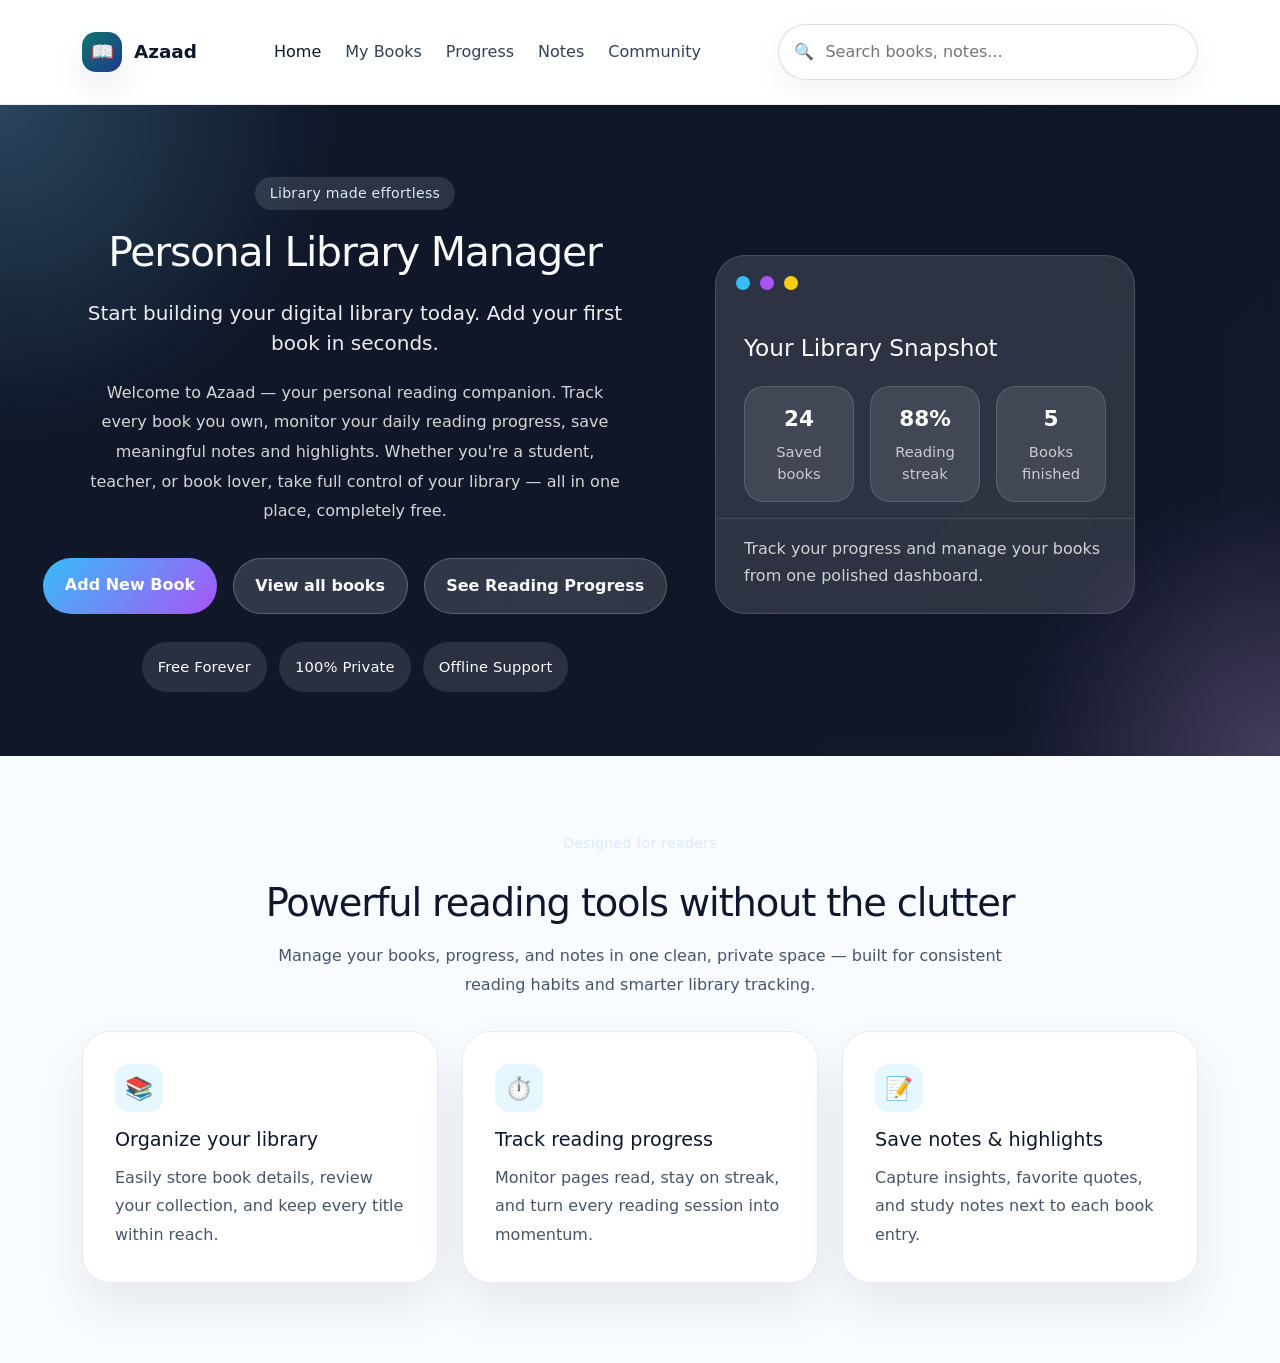
<file: index.html>
<!doctype html>
<html lang="en">

<head>
    <meta charset="utf-8">
    <meta name="viewport" content="width=device-width, initial-scale=1">
    <meta name="description"
        content="Manage your home library, track pages read, save highlights and export notes. Free webapp for book lovers and students.">
<meta name="google-site-verification" content="rXwQX5paHIcl-gH_boPcTMcG7vwGTkKtWTnc9cl3Pto" />
    <title>Personal Library Manager | Track Books, Reading Progress & Notes</title>
    <link href="https://cdn.jsdelivr.net/npm/bootstrap@5.3.3/dist/css/bootstrap.min.css" rel="stylesheet"
        integrity="sha384-QWTKZyjpPEjISv5WaRU9OFeRpok6YctnYmDr5pNlyT2bRjXh0JMhjY6hW+ALEwIH" crossorigin="anonymous">
    <link rel="stylesheet" href="css/style.css">
    <meta name="google-site-verification" content="9-l9-AxL6slWpeDINqMncEallDWRg8-Cvx0VavbQjX0" />
</head>

<body>
    <header class="hero-header">
        <div class="container-xl py-4">
            <div class="d-flex flex-column flex-md-row align-items-center justify-content-between gap-3">
                <a href="#" class="brand-link">
                    <span class="brand-icon">📖</span>
                    <span class="brand-name">Azaad</span>
                </a>

                <nav class="nav-links d-none d-md-flex align-items-center gap-4">
                    <a href="#" class="nav-item active">Home</a>
                    <a href="allbooks.html" class="nav-item">My Books</a>
                    <a href="readingrecord.html" class="nav-item">Progress</a>
                    <a href="addnewbook.html" class="nav-item">Notes</a>
                    <a href="#" class="nav-item">Community</a>
                </nav>

                <div class="search-shell ms-auto ms-md-0">
                    <input id="search-input" class="search-input" type="search" placeholder="Search books, notes...">
                    <span class="search-icon">🔍</span>
                </div>
            </div>
        </div>
    </header>

    <section class="hero-section">
        <div class="hero-decor"></div>
        <div class="container-xl">
            <div class="row align-items-center">
                <div class="col-lg-6">
                    <div class="hero-copy">
                        <span class="eyebrow">Library made effortless</span>
                        <h1>Personal Library Manager</h1>
                        <p class="hero-subtitle">Start building your digital library today. Add your first book in seconds.</p>
                        <p class="hero-description">Welcome to Azaad — your personal reading companion. Track every book you own, monitor your daily reading progress, save meaningful notes and highlights. Whether you're a student, teacher, or book lover, take full control of your library — all in one place, completely free.</p>
                        <div class="hero-actions">
                            <a href="addnewbook.html" class="btn btn-primary hero-btn">Add New Book</a>
                            <a href="allbooks.html" class="btn btn-outline-light hero-btn">View all books</a>
                            <a href="readingrecord.html" class="btn btn-outline-light hero-btn">See Reading Progress</a>
                        </div>
                        <div class="trust-badges">
                            <span>Free Forever</span>
                            <span>100% Private</span>
                            <span>Offline Support</span>
                        </div>
                    </div>
                </div>
                <div class="col-lg-6">
                    <div class="hero-panel">
                        <div class="panel-card">
                            <div class="panel-top">
                                <span class="panel-dot dot-primary"></span>
                                <span class="panel-dot dot-secondary"></span>
                                <span class="panel-dot dot-tertiary"></span>
                            </div>
                            <div class="panel-body">
                                <h3>Your Library Snapshot</h3>
                                <div class="stats-grid">
                                    <div class="stats-item">
                                        <strong>24</strong>
                                        <span>Saved books</span>
                                    </div>
                                    <div class="stats-item">
                                        <strong>88%</strong>
                                        <span>Reading streak</span>
                                    </div>
                                    <div class="stats-item">
                                        <strong>5</strong>
                                        <span>Books finished</span>
                                    </div>
                                </div>
                            </div>
                            <div class="panel-foot">
                                <p>Track your progress and manage your books from one polished dashboard.</p>
                            </div>
                        </div>
                    </div>
                </div>
            </div>
        </div>
    </section>




























    <section class="feature-section">
        <div class="container-xl">
            <div class="section-header">
                <span class="eyebrow">Designed for readers</span>
                <h2>Powerful reading tools without the clutter</h2>
                <p class="section-subtitle">Manage your books, progress, and notes in one clean, private space — built for consistent reading habits and smarter library tracking.</p>
            </div>
            <div class="feature-grid">
                <article class="feature-card">
                    <div class="feature-card-icon">📚</div>
                    <h3>Organize your library</h3>
                    <p>Easily store book details, review your collection, and keep every title within reach.</p>
                </article>
                <article class="feature-card">
                    <div class="feature-card-icon">⏱️</div>
                    <h3>Track reading progress</h3>
                    <p>Monitor pages read, stay on streak, and turn every reading session into momentum.</p>
                </article>
                <article class="feature-card">
                    <div class="feature-card-icon">📝</div>
                    <h3>Save notes & highlights</h3>
                    <p>Capture insights, favorite quotes, and study notes next to each book entry.</p>
                </article>
            </div>
        </div>
    </section>

    <!-- <script src="https://cdn.jsdelivr.net/npm/bootstrap@5.3.3/dist/js/bootstrap.bundle.min.js"
    integrity="sha384-YvpcrYf0tY3lHB60NNkmXc5s9fDVZLESaAA55NDzOxhy9GkcIdslK1eN7N6jIeHz"
    crossorigin="anonymous"></script> -->
    <script src="./js/addnewbook.js"></script>
    <script src="./js/main.js"></script>
</body>

</html>
</file>
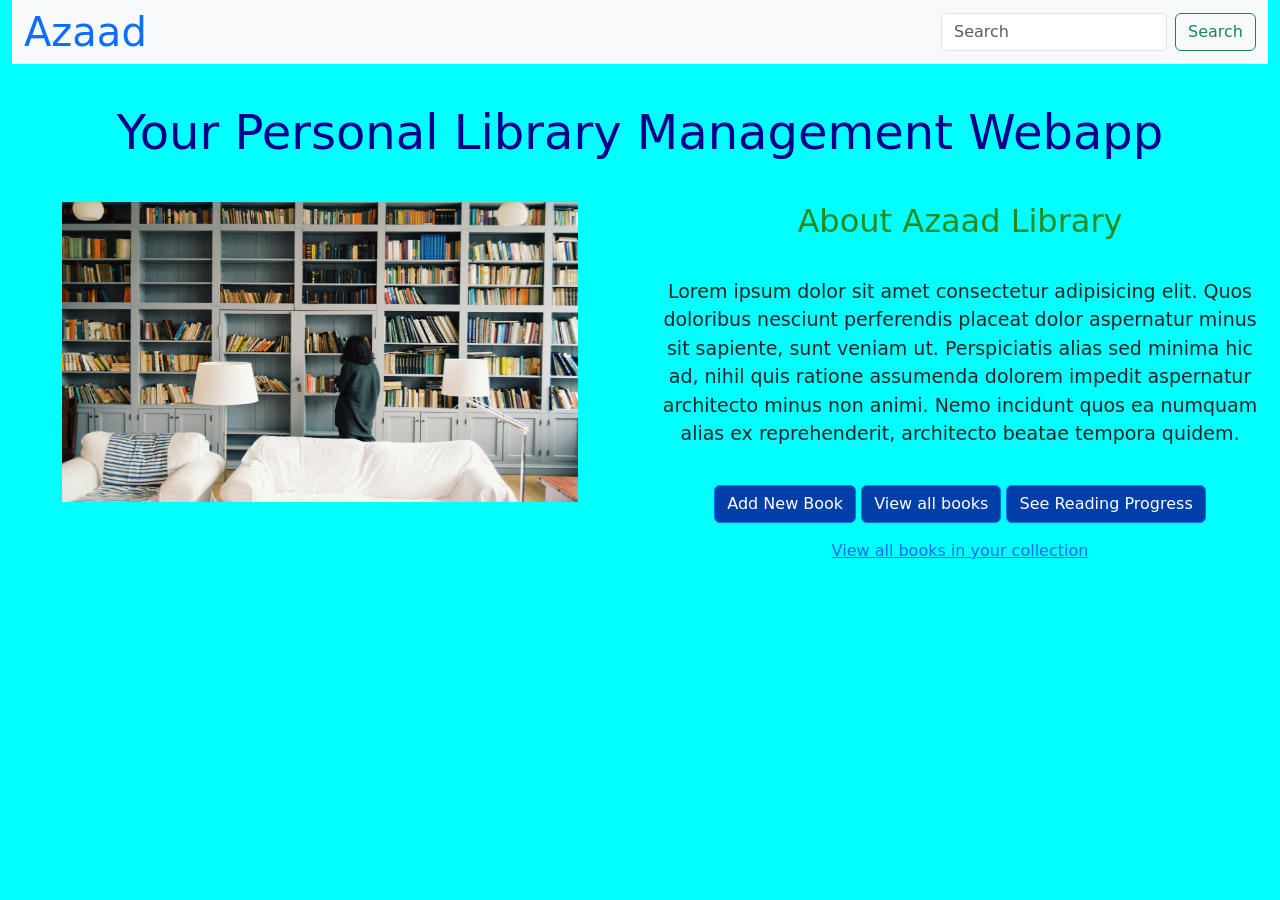
<file: AzaadLibrary/index.html>
<!doctype html>
<html lang="en">
    
    <head>
        <meta charset="utf-8">
        <meta name="viewport" content="width=device-width, initial-scale=1">
        <meta name="description" content="Manage your home library, track pages read, save highlights and export notes. Free webapp for book lovers and students.">
        <title>Personal Library Manager | Track Books, Reading Progress & Notes</title>
        <link href="https://cdn.jsdelivr.net/npm/bootstrap@5.3.3/dist/css/bootstrap.min.css" rel="stylesheet"
        integrity="sha384-QWTKZyjpPEjISv5WaRU9OFeRpok6YctnYmDr5pNlyT2bRjXh0JMhjY6hW+ALEwIH" crossorigin="anonymous">
    <link rel="stylesheet" href="css/style.css">
<meta name="google-site-verification" content="9-l9-AxL6slWpeDINqMncEallDWRg8-Cvx0VavbQjX0" />
</head>

<body>
    <header>
        <div class="container-fluid">
            <nav class="navbar navbar-expand-lg bg-body-tertiary">
                <div class="container-fluid">
                    <div class="azaad-logo">
                        <a href="#"><h1>Azaad </h1></a>
                    </div>
                    <form class="d-flex" role="search">
                        <label for="search-input" class="visually-hidden">Search</label>
                        <input class="form-control me-2" type="search" placeholder="Search" aria-label="Search">
                        <button class="btn btn-outline-success" type="submit" aria-label="Search">Search</button>
                    </form>
                </div>
            </nav>
        </div>
    </header>
    

    <section class="welcome-section">
        <div class="container-fluid">
            <div class="row">
                <div class="col-md-12">
                    <div class="welcome-message">
                        <h1 class="welcome-message-title">Your Personal Library Management Webapp</h1>
                    </div>
                </div>
                <div class="col-md-6">
                    <div class="azaadlibrary-logo">
                        <img src="./assets/Azaad-hero-image-2.jpg" alt="Personal library">
                    </div>
                </div>
                <div class="col-md-6">
                    <div class="about-section">
                        <h2 class="welcome-subtitle">About Azaad Library</h2>
                        <p class="welcome-message-text">
                            Lorem ipsum dolor sit amet consectetur adipisicing elit. Quos doloribus nesciunt perferendis placeat dolor aspernatur minus sit sapiente, sunt veniam ut. Perspiciatis alias sed minima hic ad, nihil quis ratione assumenda dolorem impedit aspernatur architecto minus non animi. Nemo incidunt quos ea numquam alias ex reprehenderit, architecto beatae tempora quidem.
                        </p>
                        <div class="welcome-quick-actions">
                            <a href="addnewbook.html" class="btn btn-primary deep-blue custom-btn" id="add-new-book">Add New Book</a>
                            <a href="allbooks.html" class="btn btn-primary deep-blue custom-btn" id="view-all-book">View all books</a>
                            <a href="addnewbook.html" class="btn btn-primary deep-blue custom-btn" id="reading-record">See Reading Progress</a>
                        </div>
                        <p class="mt-3"><a href="allbooks.html">View all books in your collection</a></p>
                    </div>
                </div>
            </div>
        </div>
    </section>


    


    





    
    
    
    
    
    
    
    
    
    
    
    
    
    
    
    
    
    <!-- <script src="https://cdn.jsdelivr.net/npm/bootstrap@5.3.3/dist/js/bootstrap.bundle.min.js"
    integrity="sha384-YvpcrYf0tY3lHB60NNkmXc5s9fDVZLESaAA55NDzOxhy9GkcIdslK1eN7N6jIeHz"
    crossorigin="anonymous"></script> -->
    <script src="./js/addnewbook.js"></script>
    <script src="./js/main.js"></script>
</body>

</html>
</file>
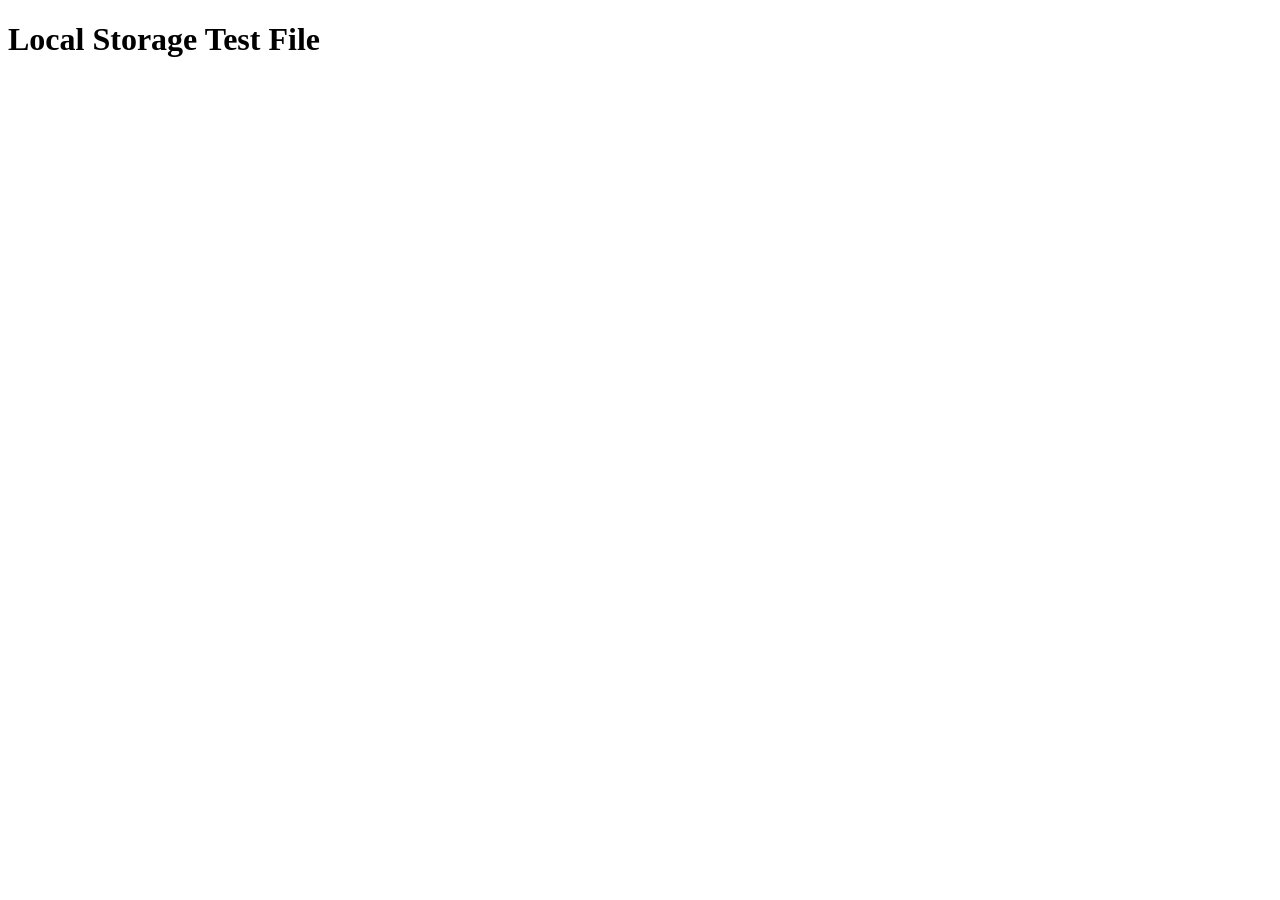
<file: localstoragetestfolder/index.html>
<!DOCTYPE html>
<html lang="en">
<head>
    <meta charset="UTF-8">
    <meta name="viewport" content="width=device-width, initial-scale=1.0">
    <title>Document</title>
</head>
<body>
    <h1>Local Storage Test File</h1>


    <script src="./js/main.js"></script>
</body>
</html>
</file>
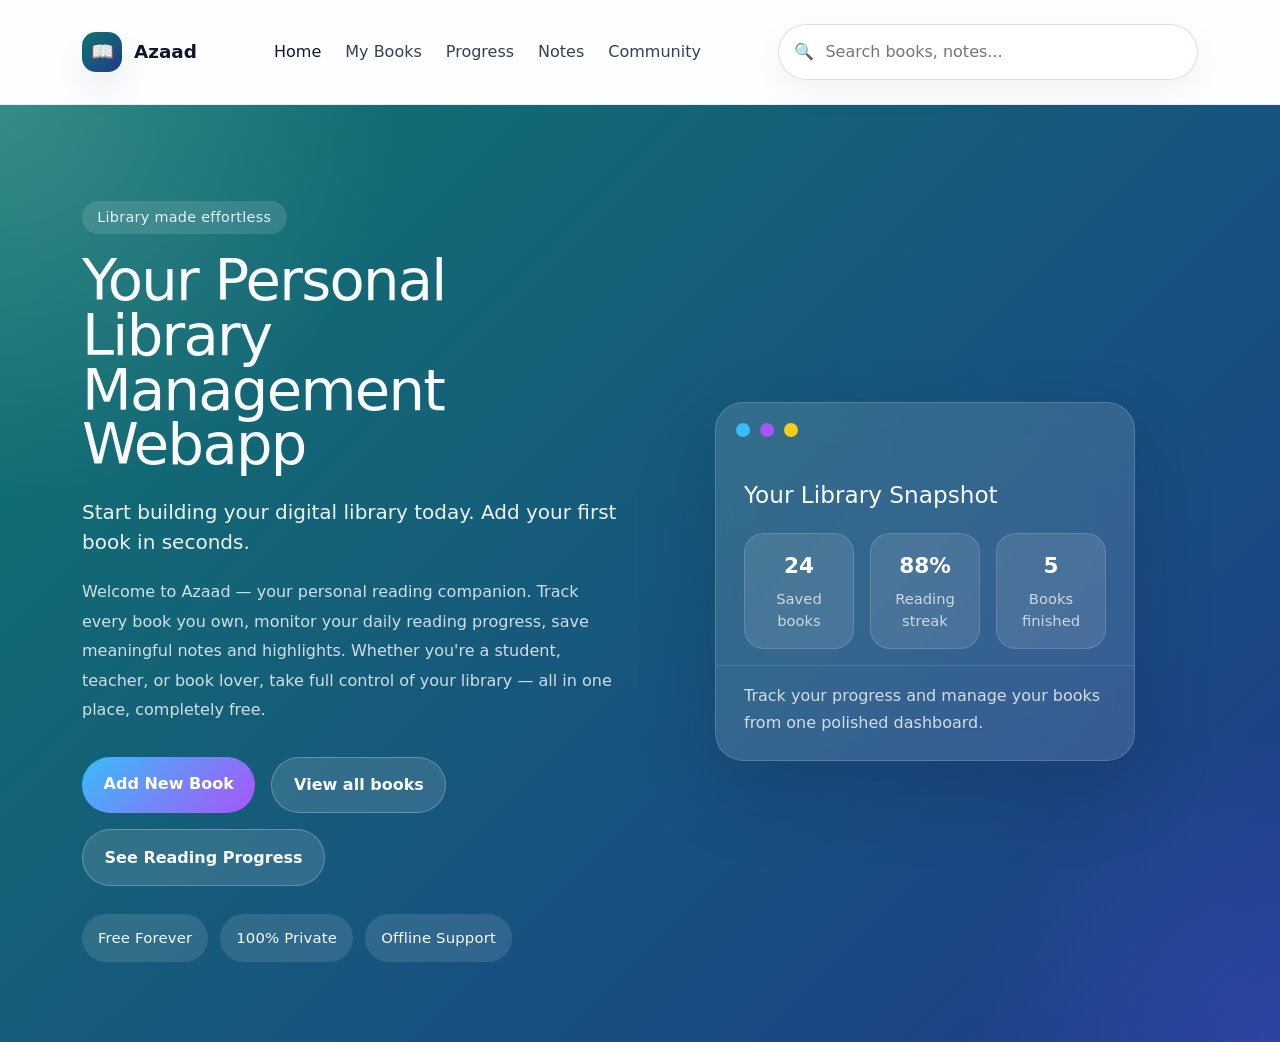
<file: Reading-Management-app(25-April)/index.html>
<!doctype html>
<html lang="en">

<head>
    <meta charset="utf-8">
    <meta name="viewport" content="width=device-width, initial-scale=1">
    <meta name="description"
        content="Manage your home library, track pages read, save highlights and export notes. Free webapp for book lovers and students.">
    <title>Personal Library Manager | Track Books, Reading Progress & Notes</title>
    <link href="https://cdn.jsdelivr.net/npm/bootstrap@5.3.3/dist/css/bootstrap.min.css" rel="stylesheet"
        integrity="sha384-QWTKZyjpPEjISv5WaRU9OFeRpok6YctnYmDr5pNlyT2bRjXh0JMhjY6hW+ALEwIH" crossorigin="anonymous">
    <link rel="stylesheet" href="css/style.css">
    <meta name="google-site-verification" content="9-l9-AxL6slWpeDINqMncEallDWRg8-Cvx0VavbQjX0" />
</head>

<body>
    <header class="hero-header">
        <div class="container-xl py-4">
            <div class="d-flex flex-column flex-md-row align-items-center justify-content-between gap-3">
                <a href="#" class="brand-link">
                    <span class="brand-icon">📖</span>
                    <span class="brand-name">Azaad</span>
                </a>

                <nav class="nav-links d-none d-md-flex align-items-center gap-4">
                    <a href="#" class="nav-item active">Home</a>
                    <a href="allbooks.html" class="nav-item">My Books</a>
                    <a href="readingrecord.html" class="nav-item">Progress</a>
                    <a href="addnewbook.html" class="nav-item">Notes</a>
                    <a href="#" class="nav-item">Community</a>
                </nav>

                <div class="search-shell ms-auto ms-md-0">
                    <input id="search-input" class="search-input" type="search" placeholder="Search books, notes...">
                    <span class="search-icon">🔍</span>
                </div>
            </div>
        </div>
    </header>

    <section class="hero-section">
        <div class="hero-decor"></div>
        <div class="container-xl">
            <div class="row align-items-center">
                <div class="col-lg-6">
                    <div class="hero-copy">
                        <span class="eyebrow">Library made effortless</span>
                        <h1>Your Personal Library Management Webapp</h1>
                        <p class="hero-subtitle">Start building your digital library today. Add your first book in seconds.</p>
                        <p class="hero-description">Welcome to Azaad — your personal reading companion. Track every book you own, monitor your daily reading progress, save meaningful notes and highlights. Whether you're a student, teacher, or book lover, take full control of your library — all in one place, completely free.</p>
                        <div class="hero-actions">
                            <a href="addnewbook.html" class="btn btn-primary hero-btn">Add New Book</a>
                            <a href="allbooks.html" class="btn btn-outline-light hero-btn">View all books</a>
                            <a href="readingrecord.html" class="btn btn-outline-light hero-btn">See Reading Progress</a>
                        </div>
                        <div class="trust-badges">
                            <span>Free Forever</span>
                            <span>100% Private</span>
                            <span>Offline Support</span>
                        </div>
                    </div>
                </div>
                <div class="col-lg-6">
                    <div class="hero-panel">
                        <div class="panel-card">
                            <div class="panel-top">
                                <span class="panel-dot dot-primary"></span>
                                <span class="panel-dot dot-secondary"></span>
                                <span class="panel-dot dot-tertiary"></span>
                            </div>
                            <div class="panel-body">
                                <h3>Your Library Snapshot</h3>
                                <div class="stats-grid">
                                    <div class="stats-item">
                                        <strong>24</strong>
                                        <span>Saved books</span>
                                    </div>
                                    <div class="stats-item">
                                        <strong>88%</strong>
                                        <span>Reading streak</span>
                                    </div>
                                    <div class="stats-item">
                                        <strong>5</strong>
                                        <span>Books finished</span>
                                    </div>
                                </div>
                            </div>
                            <div class="panel-foot">
                                <p>Track your progress and manage your books from one polished dashboard.</p>
                            </div>
                        </div>
                    </div>
                </div>
            </div>
        </div>
    </section>




























    <!-- <script src="https://cdn.jsdelivr.net/npm/bootstrap@5.3.3/dist/js/bootstrap.bundle.min.js"
    integrity="sha384-YvpcrYf0tY3lHB60NNkmXc5s9fDVZLESaAA55NDzOxhy9GkcIdslK1eN7N6jIeHz"
    crossorigin="anonymous"></script> -->
    <script src="./js/addnewbook.js"></script>
    <script src="./js/main.js"></script>
</body>

</html>
</file>
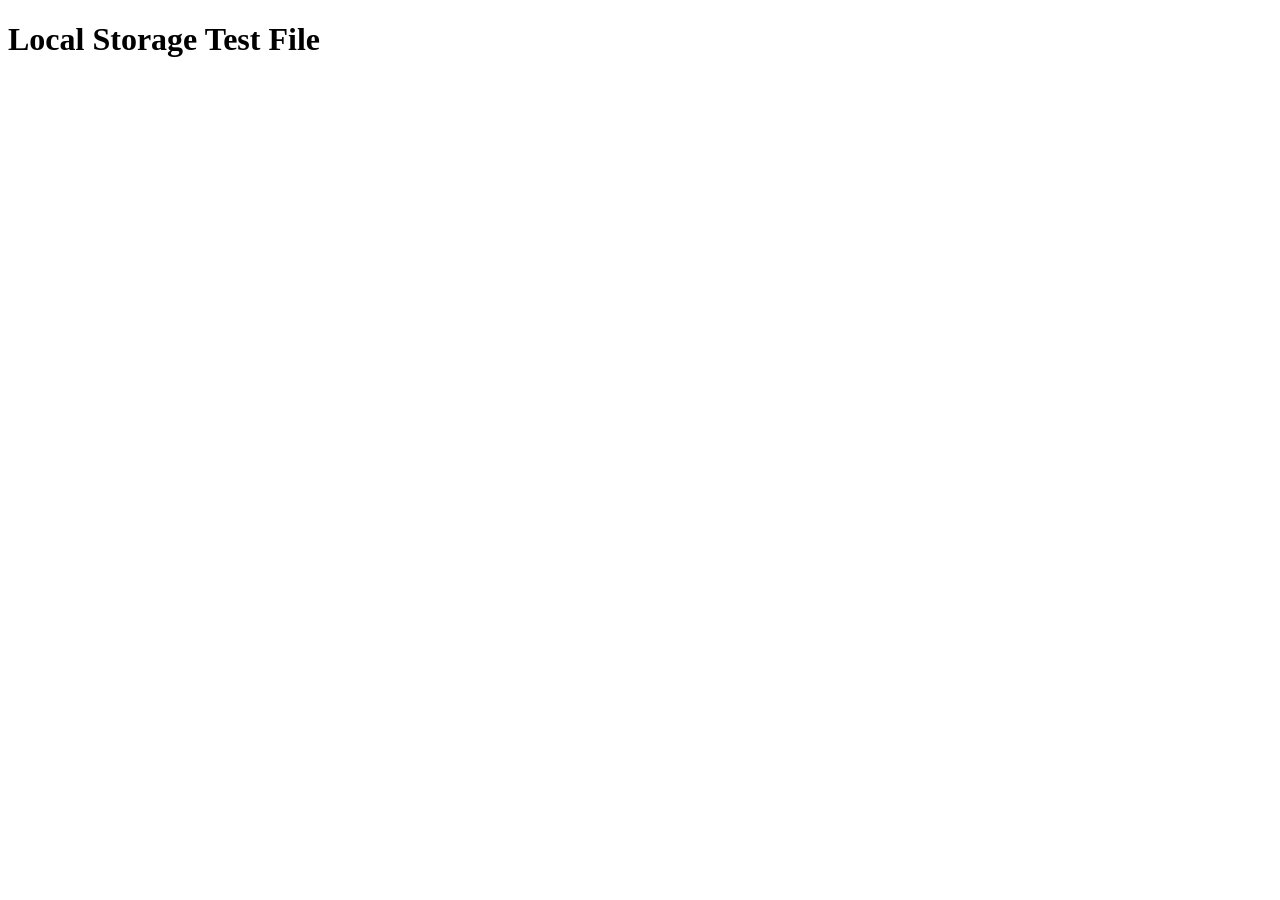
<file: AzaadLibrary/localstoragetestfolder/index.html>
<!DOCTYPE html>
<html lang="en">
<head>
    <meta charset="UTF-8">
    <meta name="viewport" content="width=device-width, initial-scale=1.0">
    <title>Document</title>
</head>
<body>
    <h1>Local Storage Test File</h1>


    <script src="./js/main.js"></script>
</body>
</html>
</file>
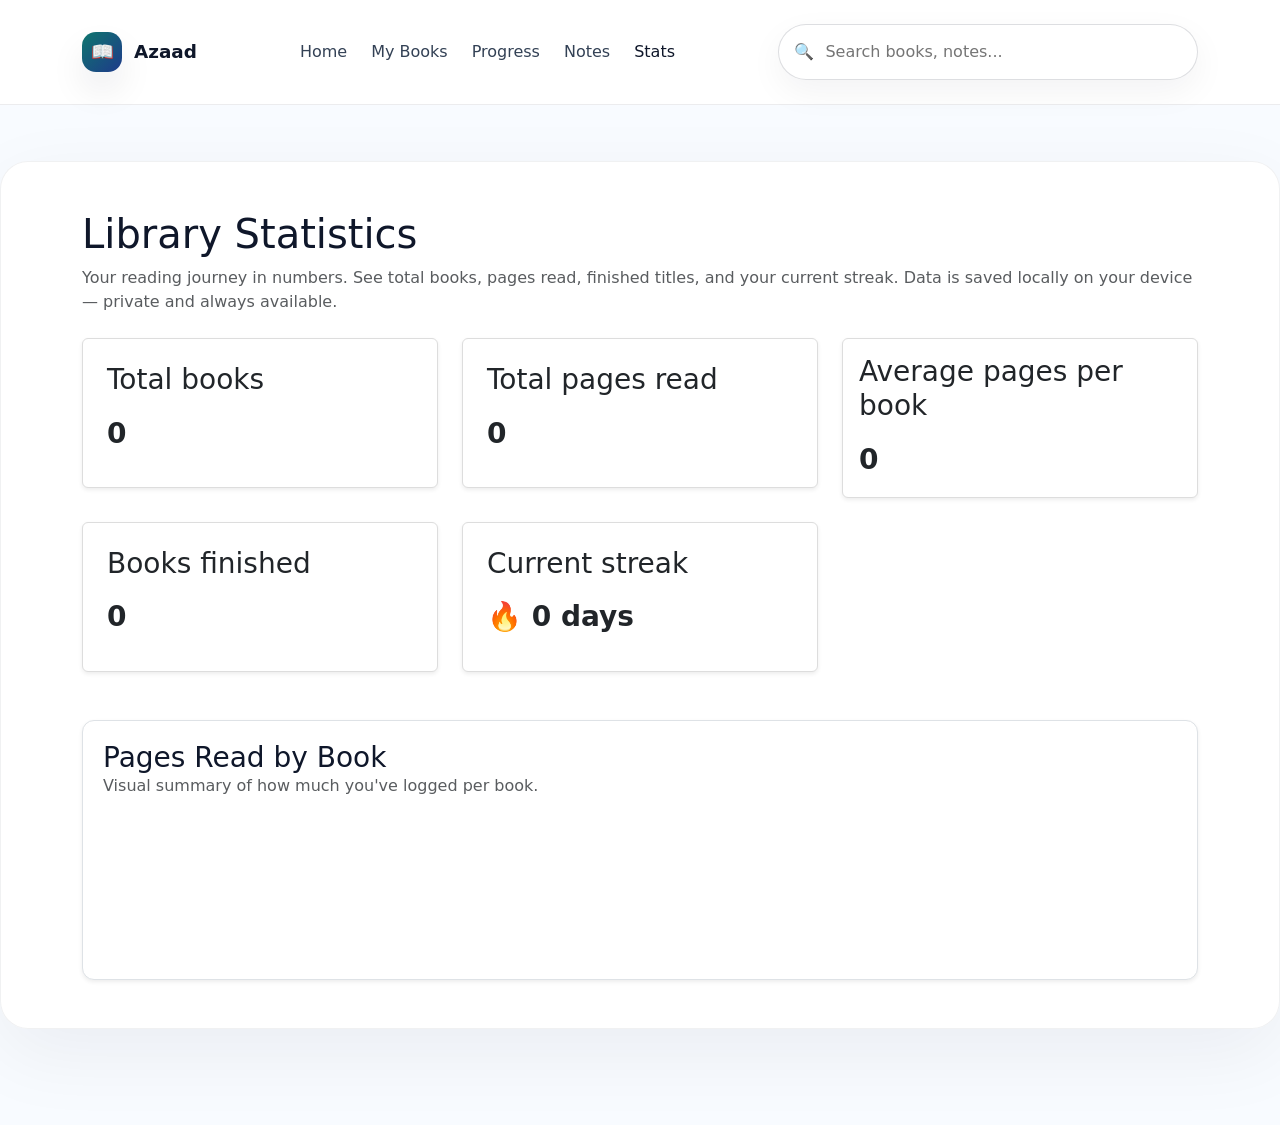
<file: stats.html>
<!doctype html>
<html lang="en">

<head>
    <meta charset="utf-8">
    <meta name="viewport" content="width=device-width, initial-scale=1">
    <title>Library Stats | Azaad Library</title>
    <link href="https://cdn.jsdelivr.net/npm/bootstrap@5.3.3/dist/css/bootstrap.min.css" rel="stylesheet"
        integrity="sha384-QWTKZyjpPEjISv5WaRU9OFeRpok6YctnYmDr5pNlyT2bRjXh0JMhjY6hW+ALEwIH" crossorigin="anonymous">
    <link rel="stylesheet" href="css/style.css">
    <style>
        .stats-card {
            min-height: 150px;
        }

        .stats-chart-bar {
            background: #007bff;
            border-radius: 10px 10px 0 0;
            position: relative;
            display: flex;
            align-items: flex-end;
            justify-content: center;
            color: #fff;
            font-weight: 600;
        }

        .stats-chart-column {
            flex: 1 1 0;
            margin: 0 8px;
            display: flex;
            flex-direction: column;
            justify-content: flex-end;
            align-items: center;
        }

        .stats-chart-label {
            margin-top: 8px;
            font-size: 0.9rem;
            text-align: center;
        }

        .stats-chart-wrapper {
            border: 1px solid #dee2e6;
            border-radius: 12px;
            padding: 20px;
            background: #fff;
        }

        .stats-overview h3 {
            margin-bottom: 1rem;
        }
    </style>
</head>

<body>
    <header class="page-header">
        <div class="container-xl py-4">
            <div class="d-flex flex-column flex-md-row align-items-center justify-content-between gap-3">
                <a href="index.html" class="brand-link">
                    <span class="brand-icon">📖</span>
                    <span class="brand-name">Azaad</span>
                </a>
                <nav class="nav-links d-none d-md-flex align-items-center gap-4">
                    <a href="index.html" class="nav-item">Home</a>
                    <a href="allbooks.html" class="nav-item">My Books</a>
                    <a href="readingrecord.html" class="nav-item">Progress</a>
                    <a href="addnewbook.html" class="nav-item">Notes</a>
                    <a href="stats.html" class="nav-item active">Stats</a>
                </nav>
                <div class="search-shell ms-auto ms-md-0">
                    <input id="search-input" class="search-input" type="search" placeholder="Search books, notes...">
                    <span class="search-icon">🔍</span>
                </div>
            </div>
        </div>
    </header>
    <main class="page-shell">

    <section class="page-section stats-page py-5">
        <div class="container">
            <div class="mb-4">
                <h1 class="display-6">Library Statistics</h1>
                <p class="text-muted mt-2">Your reading journey in numbers. See total books, pages read, finished titles, and your current streak. Data is saved locally on your device — private and always available.</p>
            </div>

            <div class="row g-4 stats-overview">
                <div class="col-md-4">
                    <div class="card stats-card p-4 shadow-sm">
                        <h3>Total books</h3>
                        <p id="totalBooks" class="fs-3 fw-bold">0</p>
                    </div>
                </div>
                <div class="col-md-4">
                    <div class="card stats-card p-4 shadow-sm">
                        <h3>Total pages read</h3>
                        <p id="totalPagesRead" class="fs-3 fw-bold">0</p>
                    </div>
                </div>
                <div class="col-md-4">
                    <div class="card stats-card p-3 shadow-sm">
                        <h3>Average pages per book</h3>
                        <p id="avgPagesPerBook" class="fs-3 fw-bold">0</p>
                    </div>
                </div>
                <div class="col-md-4">
                    <div class="card stats-card p-4 shadow-sm">
                        <h3>Books finished</h3>
                        <p id="booksFinished" class="fs-3 fw-bold">0</p>
                    </div>
                </div>
                <div class="col-md-4">
                    <div class="card stats-card p-4 shadow-sm">
                        <h3>Current streak</h3>
                        <p id="currentStreak" class="fs-3 fw-bold">🔥 0 days</p>
                    </div>
                </div>
            </div>

            <div class="row mt-5">
                <div class="col-12">
                    <div class="stats-chart-wrapper shadow-sm">
                        <div class="d-flex justify-content-between align-items-center mb-3">
                            <div>
                                <h3>Pages Read by Book</h3>
                                <p class="text-muted mb-0">Visual summary of how much you&apos;ve logged per book.</p>
                            </div>
                        </div>
                        <div id="chartContainer" class="d-flex align-items-end"></div>
                        <div id="chartEmpty" class="text-center text-muted mt-4 d-none">No books found yet. Add books to generate stats.</div>
                    </div>
                </div>
            </div>
        </div>
    </section>
    </main>

    <script>
        function getSavedBooks() {
            return JSON.parse(localStorage.savedbooklist || '[]');
        }

        function countFinishedBooks(books) {
            return books.filter((book) => {
                const pagesRead = parseInt(book.pagesRead, 10) || 0;
                const totalPages = parseInt(book.pageCount, 10) || 0;
                return totalPages > 0 && pagesRead === totalPages;
            }).length;
        }

        function createChartBars(books) {
            const chartContainer = document.getElementById('chartContainer');
            const chartEmpty = document.getElementById('chartEmpty');
            chartContainer.innerHTML = '';

            if (books.length === 0) {
                chartContainer.style.display = 'none';
                chartEmpty.style.display = 'block';
                return;
            }

            chartContainer.style.display = 'flex';
            chartEmpty.style.display = 'none';

            const maxPages = Math.max(...books.map(book => parseInt(book.pagesRead, 10) || 0), 1);

            books.forEach((book) => {
                const pagesRead = parseInt(book.pagesRead, 10) || 0;
                const height = Math.max((pagesRead / maxPages) * 100, 8);

                const column = document.createElement('div');
                column.className = 'stats-chart-column';
                column.style.flex = '1';

                const bar = document.createElement('div');
                bar.className = 'stats-chart-bar';
                bar.style.height = `${height}%`;
                if (height >= 20) {
                    bar.textContent = pagesRead;
                }

                const label = document.createElement('div');
                label.className = 'stats-chart-label';
                const title = book.title || 'Untitled';
                label.textContent = title.length > 15 ? title.substring(0, 15) + '...' : title;

                column.appendChild(bar);
                column.appendChild(label);
                chartContainer.appendChild(column);
            });
        }

        function renderStats() {
            const books = getSavedBooks();
            const totalBooks = books.length;
            const totalPagesRead = books.reduce((sum, book) => sum + (parseInt(book.pagesRead, 10) || 0), 0);
            const totalPages = books.reduce((sum, book) => sum + (parseInt(book.pageCount, 10) || 0), 0);
            const avgPagesPerBook = totalBooks > 0 ? Math.round(totalPages / totalBooks) : 0;
            const booksFinished = countFinishedBooks(books);
            const streak = parseInt(localStorage.getItem('readingStreakCount'), 10) || 0;

            document.getElementById('totalBooks').textContent = totalBooks;
            document.getElementById('totalPagesRead').textContent = totalPagesRead;
            document.getElementById('avgPagesPerBook').textContent = avgPagesPerBook;
            document.getElementById('booksFinished').textContent = booksFinished;
            document.getElementById('currentStreak').textContent = `🔥 ${streak} day${streak === 1 ? '' : 's'}`;
            createChartBars(books);
        }

        document.addEventListener('DOMContentLoaded', renderStats);
    </script>
</body>

</html>
</file>
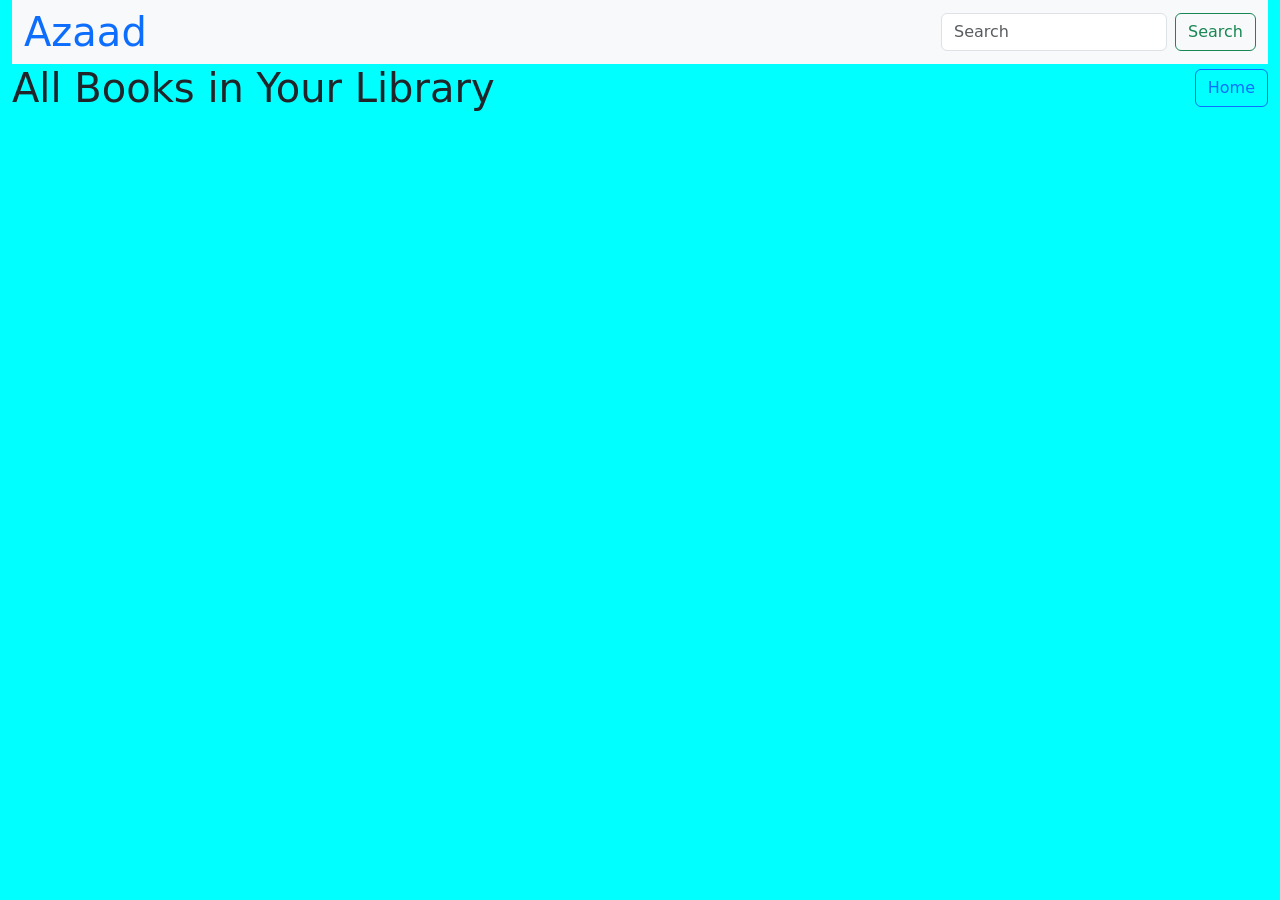
<file: AzaadLibrary/allbooks.html>
<!DOCTYPE html>
<html lang="en">
<head>
    <meta charset="UTF-8">
    <meta name="viewport" content="width=device-width, initial-scale=1.0">
    <meta name="description" content="Browse and manage your entire book collection. Track reading progress, save notes, and organize your library.">
    <link href="https://cdn.jsdelivr.net/npm/bootstrap@5.3.3/dist/css/bootstrap.min.css" rel="stylesheet"
    integrity="sha384-QWTKZyjpPEjISv5WaRU9OFeRpok6YctnYmDr5pNlyT2bRjXh0JMhjY6hW+ALEwIH" crossorigin="anonymous">
    <link rel="stylesheet" href="./css/style.css">
    <title>My Book Collection | Library Manager</title>
</head>
<body>
    <header>
        <div class="container-fluid">
            <nav class="navbar navbar-expand-lg bg-body-tertiary">
                <div class="container-fluid">
                    <div class="azaad-logo">
                        <a href="index.html"><h1>Azaad </h1></a>
                    </div>
                    <form class="d-flex" role="search">
                        <label for="search-input" class="visually-hidden">Search</label>
                        <input class="form-control me-2" type="search" placeholder="Search" aria-label="Search">
                        <button class="btn btn-outline-success" type="submit" aria-label="Search">Search</button>
                    </form>
                </div>
            </nav>
        </div>
    </header>

    <section class="bookShowCase">
        <section class="book-list-section">
            <div class="container-fluid">
                <div class="d-flex justify-content-between align-items-center mb-4">
                    <h1>All Books in Your Library</h1>
                    <a href="index.html" class="btn btn-outline-primary">Home</a>
                </div>
                <div class="row" id="book-list">
                    <!-- Books will be dynamically added here -->
                </div>
            </div>
        </section>
    </section>



    <script src="./js/allbooks.js"></script>
    <!-- <script src="./js/addnewbook.js"></script> -->
</body>
</html>
</file>
<file: css/style.css>
body {
    margin: 0;
    padding: 0;
    font-family: Inter, system-ui, -apple-system, BlinkMacSystemFont, 'Segoe UI', sans-serif;
    background: #f8fbff;
    color: #0f172a;
    min-height: 100vh;
}

* {
    box-sizing: border-box;
}

h1,h2,h3,h4,h5,p,ul,li {
    margin: 0;
    padding: 0;
}

img {
    max-width: 100%;
    display: block;
}

button,
input,
select,
textarea {
    font: inherit;
}

.hero-header {
    background: transparent;
    position: sticky;
    top: 0;
    z-index: 20;
    backdrop-filter: blur(18px);
    background: rgba(255,255,255,0.85);
    border-bottom: 1px solid rgba(15,23,42,0.08);
}

.page-header {
    background: rgba(255,255,255,0.94);
    position: sticky;
    top: 0;
    z-index: 20;
    backdrop-filter: blur(16px);
    border-bottom: 1px solid rgba(15,23,42,0.08);
}

.brand-link {
    display: inline-flex;
    align-items: center;
    gap: 0.75rem;
    text-decoration: none;
    color: #0f172a;
    font-size: 1.15rem;
    font-weight: 700;
}

.brand-icon {
    display: inline-flex;
    width: 2.5rem;
    height: 2.5rem;
    align-items: center;
    justify-content: center;
    border-radius: 14px;
    background: linear-gradient(135deg, #0f766e, #1e3a8a);
    color: #fff;
    box-shadow: 0 18px 35px rgba(15,23,42,0.08);
}

.nav-links {
    gap: 1.8rem;
}

.nav-item {
    color: #334155;
    text-decoration: none;
    font-weight: 500;
    transition: color 180ms ease;
}

.nav-item:hover,
.nav-item.active {
    color: #0f172a;
}

.search-shell {
    position: relative;
    width: min(420px, 100%);
}

.search-input {
    width: 100%;
    padding: 0.95rem 1rem 0.95rem 2.9rem;
    border-radius: 999px;
    border: 1px solid rgba(15,23,42,0.14);
    background: #fff;
    color: #0f172a;
    box-shadow: 0 12px 34px rgba(15,23,42,0.05);
}

.search-icon {
    position: absolute;
    top: 50%;
    left: 1rem;
    transform: translateY(-50%);
    font-size: 1rem;
    color: #0f172a;
}

.hero-section {
    position: relative;
    overflow: hidden;
    padding: clamp(4rem, 8vh, 6.5rem) 0 4rem;
    background: radial-gradient(circle at top left, rgba(56,189,248,0.18), transparent 22%),
                radial-gradient(circle at bottom right, rgba(168,85,247,0.16), transparent 20%),
                linear-gradient(135deg, #0f172a 0%, #111827 100%);
    color: #f8fafc;
}

.hero-decor {
    position: absolute;
    inset: 0;
    background-image: radial-gradient(circle at top left, rgba(255,255,255,0.08), transparent 24%), radial-gradient(circle at bottom right, rgba(255,255,255,0.12), transparent 18%);
    pointer-events: none;
}

.hero-section .row {
    align-items: stretch;
}

.hero-copy {
    max-width: 640px;
    display: flex;
    flex-direction: column;
    justify-content: center;
    align-items: center;
    text-align: center;
    width: 100%;
    margin: 0 auto;
}

.eyebrow {
    display: inline-flex;
    align-items: center;
    gap: 0.5rem;
    padding: 0.35rem 0.95rem;
    border-radius: 999px;
    background: rgba(255,255,255,0.12);
    color: #dbeafe;
    font-size: 0.88rem;
    letter-spacing: 0.02em;
    margin-bottom: 1.25rem;
}

.hero-section h1 {
    font-size: clamp(2.5rem, 3.2vw, 3.6rem);
    line-height: 1.08;
    letter-spacing: -0.03em;
    max-width: 42rem;
    margin: 0 auto 1.5rem;
}

.hero-subtitle {
    color: rgba(255,255,255,0.92);
    font-size: 1.25rem;
    font-weight: 500;
    margin-bottom: 1.25rem;
}

.hero-description {
    color: rgba(255,255,255,0.82);
    font-size: 1rem;
    line-height: 1.85;
    max-width: 42rem;
    margin: 0 auto 2rem;
}

.hero-actions {
    display: flex;
    flex-wrap: nowrap;
    gap: 1rem;
    justify-content: center;
    margin-bottom: 1.75rem;
}

.hero-actions .hero-btn {
    white-space: nowrap;
}

.hero-btn {
    min-width: 10rem;
    padding: 0.95rem 1.35rem;
    border-radius: 999px;
    font-weight: 600;
    transition: transform 180ms ease, box-shadow 180ms ease;
}

.hero-btn:hover {
    transform: translateY(-2px);
    box-shadow: 0 18px 40px rgba(15,23,42,0.18);
}

.btn-primary.hero-btn {
    background: linear-gradient(135deg, #38bdf8, #a855f7);
    border: none;
    color: #fff;
}

.btn-outline-light.hero-btn {
    color: #f8fafc;
    background: rgba(255,255,255,0.14);
    border: 1px solid rgba(255,255,255,0.22);
}

.trust-badges {
    display: flex;
    flex-wrap: wrap;
    justify-content: center;
    gap: 0.75rem;
}

.trust-badges span {
    display: inline-flex;
    padding: 0.85rem 1rem;
    border-radius: 999px;
    background: rgba(255,255,255,0.11);
    color: #f8fafc;
    font-size: 0.92rem;
    letter-spacing: 0.01em;
}

.hero-panel {
    display: flex;
    justify-content: center;
    align-items: center;
    min-height: 100%;
}

.panel-card {
    width: 100%;
    max-width: 420px;
    border-radius: 30px;
    background: rgba(255,255,255,0.12);
    border: 1px solid rgba(255,255,255,0.14);
    backdrop-filter: blur(20px);
    box-shadow: 0 32px 90px rgba(15,23,42,0.2);
    overflow: hidden;
}

.feature-section {
    padding: 4.5rem 0 5rem;
    background: #f8fbff;
    color: #0f172a;
}

.section-header {
    text-align: center;
    max-width: 760px;
    margin: 0 auto 2rem;
}

.section-header h2 {
    font-size: clamp(2.25rem, 3vw, 3rem);
    margin-bottom: 1rem;
    letter-spacing: -0.03em;
}

.section-subtitle {
    color: #475569;
    font-size: 1rem;
    line-height: 1.8;
    margin: 0 auto;
    max-width: 46rem;
}

.feature-grid {
    display: grid;
    grid-template-columns: repeat(3, minmax(0, 1fr));
    gap: 1.5rem;
}

.feature-card {
    padding: 2rem;
    border-radius: 28px;
    background: #fff;
    border: 1px solid rgba(15,23,42,0.08);
    box-shadow: 0 24px 50px rgba(15,23,42,0.08);
}

.feature-card-icon {
    width: 3rem;
    height: 3rem;
    display: grid;
    place-items: center;
    margin-bottom: 1rem;
    border-radius: 14px;
    background: rgba(56,189,248,0.12);
    color: #0f172a;
    font-size: 1.4rem;
}

.feature-card h3 {
    margin-bottom: 0.75rem;
    font-size: 1.2rem;
}

.feature-card p {
    color: #475569;
    line-height: 1.8;
}

.panel-top {
    display: flex;
    gap: 0.6rem;
    padding: 1.25rem;
}

.panel-dot {
    width: 0.9rem;
    height: 0.9rem;
    border-radius: 50%;
    display: inline-block;
}

.dot-primary { background: #38bdf8; }
.dot-secondary { background: #a855f7; }
.dot-tertiary { background: #facc15; }

.panel-body {
    padding: 1.5rem 1.75rem 1rem;
}

.panel-body h3 {
    font-size: 1.45rem;
    color: #f8fafc;
    margin-bottom: 1.5rem;
}

.stats-grid {
    display: grid;
    grid-template-columns: repeat(3, minmax(0, 1fr));
    gap: 1rem;
}

.stats-item {
    background: rgba(255,255,255,0.1);
    border: 1px solid rgba(255,255,255,0.14);
    border-radius: 20px;
    padding: 1rem 1rem;
    text-align: center;
}

.stats-item strong {
    display: block;
    font-size: 1.35rem;
    color: #fff;
    margin-bottom: 0.35rem;
}

.stats-item span {
    display: block;
    color: rgba(255,255,255,0.72);
    font-size: 0.92rem;
}

.panel-foot {
    padding: 1rem 1.75rem 1.5rem;
    border-top: 1px solid rgba(255,255,255,0.12);
}

.panel-foot p {
    color: rgba(255,255,255,0.78);
    line-height: 1.7;
}

@media (max-width: 991.98px) {
    .nav-links {
        display: none !important;
    }
    .hero-section {
        padding-top: 4rem;
    }
    .hero-actions {
        flex-wrap: wrap;
        justify-content: center;
    }
    .stats-grid {
        grid-template-columns: repeat(2, minmax(0, 1fr));
    }
    .feature-grid {
        grid-template-columns: repeat(2, minmax(0, 1fr));
    }
}

@media (max-width: 767.98px) {
    .hero-section {
        padding: 3.5rem 0 3rem;
    }
    .hero-actions {
        justify-content: center;
    }
    .stats-grid {
        grid-template-columns: 1fr;
    }
    .feature-grid {
        grid-template-columns: 1fr;
    }
    .panel-card {
        max-width: 100%;
    }
    .feature-card {
        padding: 1.75rem;
    }
}

.page-shell {
    padding: 3.5rem 0 4rem;
}

.page-section {
    margin: 0 auto 2rem;
    padding: 2rem;
    border-radius: 28px;
    background: rgba(255,255,255,0.95);
    border: 1px solid rgba(15,23,42,0.06);
    box-shadow: 0 24px 80px rgba(15,23,42,0.06);
}

.stats-card {
    min-height: 150px;
}

.stats-chart-wrapper {
    border: 1px solid rgba(15,23,42,0.08);
    border-radius: 16px;
    padding: 1.5rem;
    background: #ffffff;
    min-height: 260px;
}

.stats-chart-column {
    flex: 1 1 0;
    margin: 0 0.5rem;
    display: flex;
    flex-direction: column;
    justify-content: flex-end;
    align-items: center;
    gap: 0.85rem;
}

.stats-chart-bar {
    width: 100%;
    min-height: 20px;
    border-radius: 16px 16px 0 0;
    background: linear-gradient(180deg, #38bdf8 0%, #6366f1 100%);
    display: flex;
    align-items: flex-end;
    justify-content: center;
    color: #fff;
    font-weight: 700;
    padding: 0.75rem 0.5rem 0.5rem;
}

.stats-chart-label {
    margin-top: 0.75rem;
    font-size: 0.9rem;
    text-align: center;
    color: #334155;
}

.page-heading h1 {
    font-size: clamp(2rem, 3vw, 3rem);
    color: #0f172a;
    margin-bottom: 0.9rem;
}

.section-description {
    color: #475569;
    font-size: 1rem;
    line-height: 1.8;
    margin-bottom: 1.5rem;
}

.breadcrumb {
    background: rgba(255,255,255,0.92);
    border-radius: 12px;
    border: 1px solid rgba(15,23,42,0.08);
    padding: 0.85rem 1rem;
}

.breadcrumb a {
    color: #0f172a;
}

@media (max-width: 767.98px) {
    .page-shell {
        padding: 2rem 0 2.5rem;
    }
}

/* Theme colors */
.custom-btn {
    background-color: #00008bc0;
    color: #fff;
}
.custom-btn:hover {
    background-color: #00008B;
}


.Add-New-Book {
    border: none;
}
/* WELCOME SECTION */
.welcome-message {
    padding: 30px 0;
}
header .navbar .azaad-logo a {
    text-decoration: none;
}
header .navbar .azaad-logo .logo-text-azaad {
    color: #228B22;
}
header .azaad-logo .logo-text-library {
    color: #00008B;
}
.welcome-message-title {
    font-size: 3rem;
    padding: 10px 0;
    color: #00008B;

}
.welcome-message-text {
    margin: 37px 0;
    font-size: 19px;
}
.welcome-text {
    font-size: 18px;
    font-weight: 400;
}
.welcome-section .welcome-message {
    text-align: center;
}
.welcome-subtitle {
    color: #228B22;
}
/* Quick Action */
.azaadlibrary-logo {
    padding: 0 50px;
}
.azaadlibrary-logo img {
    width: 100%;
    height: 300px;
}
.quick-actions {
    text-align: center;
}

/* BOOK SHOWCASE */
.recently-added-books-heading {
    font-size: 3rem;
    padding: 50px 0;  
    color: #00008B;
    text-align: center;

}

.recently-added-books {
    display: flex;
    gap: 20px;
    justify-content: center;
    flex-wrap: wrap;
}
.book-image {
    max-height: 175px;
}
.book-card {
    max-width: 200px;
}
.book-details{
    font-size: 15px;
    font-weight: 400;
}

/* All books page  */

.allbooksheading {
    color: #00008B;
    padding: 20px 0 0 0;
}

/* Add New Book Section */
.new-book-custom-card {
    font-size: 14px;
    font-weight: bold;
}
.new-book-details {
    text-align: center;
    border: solid 2px #228B22;
}
.new-book-details form input::placeholder {
    text-align: center;
}
.form-content {
    display: flex;
    flex-direction: column;
    padding: 0 50px;
}
.add-new-book-details {
    padding: 30px 0;
}
.new-book-details {
    padding: 30px 0;
}
.add-new-details-heading {
    padding: 30px 0;
    color: #228B22;
}
.input-spacing {
    margin: 20px 0;
}

/* Reset default styles */
* {
    margin: 0;
    padding: 0;
    box-sizing: border-box;
}

/* body {
    font-family: Arial, sans-serif;
    line-height: 1.6;
    padding: 20px;
    background-color: #f4f4f4;
    color: #333;
} */

/* header {
    text-align: center;
    margin-bottom: 20px;
}

/* header h1 {
    font-size: 2.5rem;
    color: #444;
} */

/* nav ul {
    list-style: none;
    display: flex;
    justify-content: center;
    gap: 20px;
    margin-top: 10px;
}

nav a {
    text-decoration: none;
    color: #555;
    font-weight: bold;
} */

.welcome-section {
    text-align: center;
    margin-bottom: 30px;
}

.book-highlights {
    display: flex;
    gap: 20px;
    justify-content: center;
    flex-wrap: wrap;
}

.book-card {
    background: #fff;
    border: 1px solid #ddd;
    border-radius: 8px;
    padding: 15px;
    width: 200px;
    text-align: center;
}

.book-card img {
    max-width: 100%;
    border-radius: 5px;
}

.book-card h3 {
    font-size: 1.2rem;
    margin: 10px 0;
}

.book-card p {
    font-size: 0.9rem;
    color: #777;
}
.book-highlights {
    display: flex;
    flex-direction: column;
    justify-content: center;
    justify-items: center;
}
/* button {
    background: #007bff;
    color: #fff;
    border: none;
    padding: 10px 15px;
    border-radius: 5px;
    cursor: pointer;
    margin-top: 10px;
}

button:hover {
    background: #0056b3;
} */

.input-section {
    padding: 20px 0;
}

.input-section .form-control {
    border-radius: 8px;
    border: 1px solid #ddd;
    padding: 10px;
}

.input-section .btn-primary {
    background-color: #007bff;
    border: none;
    padding: 10px;
    border-radius: 8px;
    font-size: 16px;
}

.input-section .btn-primary:hover {
    background-color: #0056b3;
}

.book-list-section h2 {
    padding: 30px 0;
    color: #0056b3;
}

footer {
    text-align: center;
    margin-top: 30px;
    color: #777;
}

/* Responsive Design */
@media (max-width: 768px) {
    .book-highlights {
        flex-direction: column;
        align-items: center;
    }

    .book-card {
        width: 80%;
    }
}

@media (max-width: 480px) {
    header h1 {
        font-size: 2rem;
    }

    nav ul {
        flex-direction: column;
        gap: 10px;
    }

    .book-card {
        width: 100%;
    }
}

/* Book Cards - Interactive */
.card {
    transition: all 0.3s ease;
    border: 1px solid #ddd;
}

.card.h-100 {
    cursor: pointer;
}

.card.h-100:hover {
    transform: translateY(-5px);
    box-shadow: 0 8px 16px rgba(0, 0, 0, 0.15);
    border-color: #007bff;
}

/* Notes Section Styles */
.notes-section {
    background-color: #f8f9fa;
    padding: 15px;
    border-radius: 8px;
    border-left: 4px solid #00008B;
}

.notes-section h6 {
    color: #00008B;
    font-weight: 600;
    margin-bottom: 1rem;
}

#notesInput {
    border: 1px solid #ddd;
    border-radius: 6px;
    padding: 10px;
    font-family: 'Segoe UI', Tahoma, Geneva, Verdana, sans-serif;
    resize: vertical;
    min-height: 150px;
}

#notesInput:focus {
    border-color: #00008B;
    box-shadow: 0 0 5px rgba(0, 0, 139, 0.3);
}

/* Buttons in Notes Section */
.notes-section .btn-sm {
    font-size: 0.85rem;
    padding: 0.4rem 0.8rem;
    font-weight: 500;
    border-radius: 5px;
    transition: all 0.2s ease;
}

.notes-section .btn-sm:hover {
    transform: scale(1.05);
}

/* Badge styling for notes indicator */
.badge.bg-success {
    background-color: #28a745 !important;
    font-size: 0.8rem;
    padding: 0.4rem 0.6rem;
}
</file>
<file: AzaadLibrary/css/style.css>
body {
    margin: 0;
    padding: 0;
    background-color: aqua;
    /* font-family: "Open Sans", serif;
    font-optical-sizing: auto; */
}
/* common classes */

* {
	box-sizing: border-box;
}

h1,h2,h3,h4,h5,p,ul,li {
    margin: 0;
    padding: 0;
}

/* Theme colors */
.custom-btn {
    background-color: #00008bc0;
    color: #fff;
}
.custom-btn:hover {
    background-color: #00008B;
}


.Add-New-Book {
    border: none;
}
/* WELCOME SECTION */
.welcome-message {
    padding: 30px 0;
}
header .navbar .azaad-logo a {
    text-decoration: none;
}
header .navbar .azaad-logo .logo-text-azaad {
    color: #228B22;
}
header .azaad-logo .logo-text-library {
    color: #00008B;
}
.welcome-message-title {
    font-size: 3rem;
    padding: 10px 0;
    color: #00008B;

}
.welcome-message-text {
    margin: 37px 0;
    font-size: 19px;
}
.welcome-text {
    font-size: 18px;
    font-weight: 400;
}
.welcome-section .welcome-message {
    text-align: center;
}
.welcome-subtitle {
    color: #228B22;
}
/* Quick Action */
.azaadlibrary-logo {
    padding: 0 50px;
}
.azaadlibrary-logo img {
    width: 100%;
    height: 300px;
}
.quick-actions {
    text-align: center;
}

/* BOOK SHOWCASE */
.recently-added-books-heading {
    font-size: 3rem;
    padding: 50px 0;  
    color: #00008B;
    text-align: center;

}

.recently-added-books {
    display: flex;
    gap: 20px;
    justify-content: center;
    flex-wrap: wrap;
}
.book-image {
    max-height: 175px;
}
.book-card {
    max-width: 200px;
}
.book-details{
    font-size: 15px;
    font-weight: 400;
}

/* All books page  */

.allbooksheading {
    color: #00008B;
    padding: 20px 0 0 0;
}

/* Add New Book Section */
.new-book-custom-card {
    font-size: 14px;
    font-weight: bold;
}
.new-book-details {
    text-align: center;
    border: solid 2px #228B22;
}
.new-book-details form input::placeholder {
    text-align: center;
}
.form-content {
    display: flex;
    flex-direction: column;
    padding: 0 50px;
}
.add-new-book-details {
    padding: 30px 0;
}
.new-book-details {
    padding: 30px 0;
}
.add-new-details-heading {
    padding: 30px 0;
    color: #228B22;
}
.input-spacing {
    margin: 20px 0;
}

/* Reset default styles */
* {
    margin: 0;
    padding: 0;
    box-sizing: border-box;
}

/* body {
    font-family: Arial, sans-serif;
    line-height: 1.6;
    padding: 20px;
    background-color: #f4f4f4;
    color: #333;
} */

/* header {
    text-align: center;
    margin-bottom: 20px;
}

/* header h1 {
    font-size: 2.5rem;
    color: #444;
} */

/* nav ul {
    list-style: none;
    display: flex;
    justify-content: center;
    gap: 20px;
    margin-top: 10px;
}

nav a {
    text-decoration: none;
    color: #555;
    font-weight: bold;
} */

.welcome-section {
    text-align: center;
    margin-bottom: 30px;
}

.book-highlights {
    display: flex;
    gap: 20px;
    justify-content: center;
    flex-wrap: wrap;
}

.book-card {
    background: #fff;
    border: 1px solid #ddd;
    border-radius: 8px;
    padding: 15px;
    width: 200px;
    text-align: center;
}

.book-card img {
    max-width: 100%;
    border-radius: 5px;
}

.book-card h3 {
    font-size: 1.2rem;
    margin: 10px 0;
}

.book-card p {
    font-size: 0.9rem;
    color: #777;
}
.book-highlights {
    display: flex;
    flex-direction: column;
    justify-content: center;
    justify-items: center;
}
/* button {
    background: #007bff;
    color: #fff;
    border: none;
    padding: 10px 15px;
    border-radius: 5px;
    cursor: pointer;
    margin-top: 10px;
}

button:hover {
    background: #0056b3;
} */

.input-section {
    padding: 20px 0;
}

.input-section .form-control {
    border-radius: 8px;
    border: 1px solid #ddd;
    padding: 10px;
}

.input-section .btn-primary {
    background-color: #007bff;
    border: none;
    padding: 10px;
    border-radius: 8px;
    font-size: 16px;
}

.input-section .btn-primary:hover {
    background-color: #0056b3;
}

.book-list-section h2 {
    padding: 30px 0;
    color: #0056b3;
}

footer {
    text-align: center;
    margin-top: 30px;
    color: #777;
}

/* Responsive Design */
@media (max-width: 768px) {
    .book-highlights {
        flex-direction: column;
        align-items: center;
    }

    .book-card {
        width: 80%;
    }
}

@media (max-width: 480px) {
    header h1 {
        font-size: 2rem;
    }

    nav ul {
        flex-direction: column;
        gap: 10px;
    }

    .book-card {
        width: 100%;
    }
}

/* Book Cards - Interactive */
.card {
    transition: all 0.3s ease;
    border: 1px solid #ddd;
}

.card.h-100 {
    cursor: pointer;
}

.card.h-100:hover {
    transform: translateY(-5px);
    box-shadow: 0 8px 16px rgba(0, 0, 0, 0.15);
    border-color: #007bff;
}

/* Notes Section Styles */
.notes-section {
    background-color: #f8f9fa;
    padding: 15px;
    border-radius: 8px;
    border-left: 4px solid #00008B;
}

.notes-section h6 {
    color: #00008B;
    font-weight: 600;
    margin-bottom: 1rem;
}

#notesInput {
    border: 1px solid #ddd;
    border-radius: 6px;
    padding: 10px;
    font-family: 'Segoe UI', Tahoma, Geneva, Verdana, sans-serif;
    resize: vertical;
    min-height: 150px;
}

#notesInput:focus {
    border-color: #00008B;
    box-shadow: 0 0 5px rgba(0, 0, 139, 0.3);
}

/* Buttons in Notes Section */
.notes-section .btn-sm {
    font-size: 0.85rem;
    padding: 0.4rem 0.8rem;
    font-weight: 500;
    border-radius: 5px;
    transition: all 0.2s ease;
}

.notes-section .btn-sm:hover {
    transform: scale(1.05);
}

/* Badge styling for notes indicator */
.badge.bg-success {
    background-color: #28a745 !important;
    font-size: 0.8rem;
    padding: 0.4rem 0.6rem;
}
</file>
<file: Reading-Management-app(25-April)/css/style.css>
body {
    margin: 0;
    padding: 0;
    font-family: Inter, system-ui, -apple-system, BlinkMacSystemFont, 'Segoe UI', sans-serif;
    background: #eef5ff;
    color: #0f172a;
    min-height: 100vh;
}

* {
    box-sizing: border-box;
}

h1,h2,h3,h4,h5,p,ul,li {
    margin: 0;
    padding: 0;
}

img {
    max-width: 100%;
    display: block;
}

button,
input,
select,
textarea {
    font: inherit;
}

.hero-header {
    background: transparent;
    position: sticky;
    top: 0;
    z-index: 20;
    backdrop-filter: blur(18px);
    background: rgba(255,255,255,0.85);
    border-bottom: 1px solid rgba(15,23,42,0.08);
}

.page-header {
    background: rgba(255,255,255,0.94);
    position: sticky;
    top: 0;
    z-index: 20;
    backdrop-filter: blur(16px);
    border-bottom: 1px solid rgba(15,23,42,0.08);
}

.brand-link {
    display: inline-flex;
    align-items: center;
    gap: 0.75rem;
    text-decoration: none;
    color: #0f172a;
    font-size: 1.15rem;
    font-weight: 700;
}

.brand-icon {
    display: inline-flex;
    width: 2.5rem;
    height: 2.5rem;
    align-items: center;
    justify-content: center;
    border-radius: 14px;
    background: linear-gradient(135deg, #0f766e, #1e3a8a);
    color: #fff;
    box-shadow: 0 18px 35px rgba(15,23,42,0.08);
}

.nav-links {
    gap: 1.8rem;
}

.nav-item {
    color: #334155;
    text-decoration: none;
    font-weight: 500;
    transition: color 180ms ease;
}

.nav-item:hover,
.nav-item.active {
    color: #0f172a;
}

.search-shell {
    position: relative;
    width: min(420px, 100%);
}

.search-input {
    width: 100%;
    padding: 0.95rem 1rem 0.95rem 2.9rem;
    border-radius: 999px;
    border: 1px solid rgba(15,23,42,0.14);
    background: #fff;
    color: #0f172a;
    box-shadow: 0 12px 34px rgba(15,23,42,0.05);
}

.search-icon {
    position: absolute;
    top: 50%;
    left: 1rem;
    transform: translateY(-50%);
    font-size: 1rem;
    color: #0f172a;
}

.hero-section {
    position: relative;
    overflow: hidden;
    padding: 6rem 0 5rem;
    background: linear-gradient(135deg, #0f766e 0%, #1e3a8a 100%);
    color: #f8fafc;
}

.hero-decor {
    position: absolute;
    inset: 0;
    background-image: radial-gradient(circle at top left, rgba(255,255,255,0.16), transparent 25%), radial-gradient(circle at bottom right, rgba(99,102,241,0.22), transparent 20%);
    pointer-events: none;
}

.hero-content {
    position: relative;
    z-index: 1;
}

.hero-copy {
    max-width: 640px;
}

.eyebrow {
    display: inline-flex;
    align-items: center;
    gap: 0.5rem;
    padding: 0.35rem 0.95rem;
    border-radius: 999px;
    background: rgba(255,255,255,0.12);
    color: #e0f2fe;
    font-size: 0.9rem;
    letter-spacing: 0.02em;
    margin-bottom: 1.25rem;
}

.hero-section h1 {
    font-size: clamp(3rem, 4.5vw, 4.5rem);
    line-height: 0.95;
    letter-spacing: -0.03em;
    max-width: 10ch;
    margin-bottom: 1.5rem;
}

.hero-subtitle {
    color: rgba(255,255,255,0.92);
    font-size: 1.25rem;
    font-weight: 500;
    margin-bottom: 1.25rem;
}

.hero-description {
    color: rgba(255,255,255,0.8);
    font-size: 1rem;
    line-height: 1.85;
    max-width: 42rem;
    margin-bottom: 2rem;
}

.hero-actions {
    display: flex;
    flex-wrap: wrap;
    gap: 1rem;
    margin-bottom: 1.75rem;
}

.hero-btn {
    min-width: 10rem;
    padding: 0.95rem 1.35rem;
    border-radius: 999px;
    font-weight: 600;
    transition: transform 180ms ease, box-shadow 180ms ease;
}

.hero-btn:hover {
    transform: translateY(-2px);
    box-shadow: 0 18px 40px rgba(15,23,42,0.18);
}

.btn-primary.hero-btn {
    background: linear-gradient(135deg, #38bdf8, #a855f7);
    border: none;
    color: #fff;
}

.btn-outline-light.hero-btn {
    color: #f8fafc;
    background: rgba(255,255,255,0.12);
    border: 1px solid rgba(255,255,255,0.24);
}

.trust-badges {
    display: flex;
    flex-wrap: wrap;
    gap: 0.75rem;
}

.trust-badges span {
    display: inline-flex;
    padding: 0.8rem 1rem;
    border-radius: 999px;
    background: rgba(255,255,255,0.11);
    color: #f8fafc;
    font-size: 0.93rem;
    letter-spacing: 0.01em;
}

.hero-panel {
    display: flex;
    justify-content: center;
}

.panel-card {
    width: 100%;
    max-width: 420px;
    border-radius: 28px;
    background: rgba(255,255,255,0.12);
    border: 1px solid rgba(255,255,255,0.16);
    backdrop-filter: blur(18px);
    box-shadow: 0 30px 80px rgba(15,23,42,0.18);
    overflow: hidden;
}

.panel-top {
    display: flex;
    gap: 0.6rem;
    padding: 1.25rem;
}

.panel-dot {
    width: 0.9rem;
    height: 0.9rem;
    border-radius: 50%;
    display: inline-block;
}

.dot-primary { background: #38bdf8; }
.dot-secondary { background: #a855f7; }
.dot-tertiary { background: #facc15; }

.panel-body {
    padding: 1.5rem 1.75rem 1rem;
}

.panel-body h3 {
    font-size: 1.45rem;
    color: #f8fafc;
    margin-bottom: 1.5rem;
}

.stats-grid {
    display: grid;
    grid-template-columns: repeat(3, minmax(0, 1fr));
    gap: 1rem;
}

.stats-item {
    background: rgba(255,255,255,0.1);
    border: 1px solid rgba(255,255,255,0.14);
    border-radius: 20px;
    padding: 1rem 1rem;
    text-align: center;
}

.stats-item strong {
    display: block;
    font-size: 1.35rem;
    color: #fff;
    margin-bottom: 0.35rem;
}

.stats-item span {
    display: block;
    color: rgba(255,255,255,0.72);
    font-size: 0.92rem;
}

.panel-foot {
    padding: 1rem 1.75rem 1.5rem;
    border-top: 1px solid rgba(255,255,255,0.12);
}

.panel-foot p {
    color: rgba(255,255,255,0.78);
    line-height: 1.7;
}

@media (max-width: 991.98px) {
    .nav-links {
        display: none !important;
    }
    .hero-section {
        padding-top: 4.5rem;
    }
    .hero-actions {
        flex-direction: column;
        align-items: stretch;
    }
    .stats-grid {
        grid-template-columns: repeat(2, minmax(0, 1fr));
    }
}

@media (max-width: 767.98px) {
    .hero-section {
        padding: 3.5rem 0 3rem;
    }
    .stats-grid {
        grid-template-columns: 1fr;
    }
    .panel-card {
        max-width: 100%;
    }
}

.page-shell {
    padding: 3.5rem 0 4rem;
}

.page-section {
    margin: 0 auto 2rem;
    padding: 2rem;
    border-radius: 28px;
    background: rgba(255,255,255,0.95);
    border: 1px solid rgba(15,23,42,0.06);
    box-shadow: 0 24px 80px rgba(15,23,42,0.06);
}

.stats-card {
    min-height: 150px;
}

.stats-chart-wrapper {
    border: 1px solid rgba(15,23,42,0.08);
    border-radius: 16px;
    padding: 1.5rem;
    background: #ffffff;
    min-height: 260px;
}

.stats-chart-column {
    flex: 1 1 0;
    margin: 0 0.5rem;
    display: flex;
    flex-direction: column;
    justify-content: flex-end;
    align-items: center;
    gap: 0.85rem;
}

.stats-chart-bar {
    width: 100%;
    min-height: 20px;
    border-radius: 16px 16px 0 0;
    background: linear-gradient(180deg, #38bdf8 0%, #6366f1 100%);
    display: flex;
    align-items: flex-end;
    justify-content: center;
    color: #fff;
    font-weight: 700;
    padding: 0.75rem 0.5rem 0.5rem;
}

.stats-chart-label {
    margin-top: 0.75rem;
    font-size: 0.9rem;
    text-align: center;
    color: #334155;
}

.page-heading h1 {
    font-size: clamp(2rem, 3vw, 3rem);
    color: #0f172a;
    margin-bottom: 0.9rem;
}

.section-description {
    color: #475569;
    font-size: 1rem;
    line-height: 1.8;
    margin-bottom: 1.5rem;
}

.breadcrumb {
    background: rgba(255,255,255,0.92);
    border-radius: 12px;
    border: 1px solid rgba(15,23,42,0.08);
    padding: 0.85rem 1rem;
}

.breadcrumb a {
    color: #0f172a;
}

@media (max-width: 767.98px) {
    .page-shell {
        padding: 2rem 0 2.5rem;
    }
}

/* Theme colors */
.custom-btn {
    background-color: #00008bc0;
    color: #fff;
}
.custom-btn:hover {
    background-color: #00008B;
}


.Add-New-Book {
    border: none;
}
/* WELCOME SECTION */
.welcome-message {
    padding: 30px 0;
}
header .navbar .azaad-logo a {
    text-decoration: none;
}
header .navbar .azaad-logo .logo-text-azaad {
    color: #228B22;
}
header .azaad-logo .logo-text-library {
    color: #00008B;
}
.welcome-message-title {
    font-size: 3rem;
    padding: 10px 0;
    color: #00008B;

}
.welcome-message-text {
    margin: 37px 0;
    font-size: 19px;
}
.welcome-text {
    font-size: 18px;
    font-weight: 400;
}
.welcome-section .welcome-message {
    text-align: center;
}
.welcome-subtitle {
    color: #228B22;
}
/* Quick Action */
.azaadlibrary-logo {
    padding: 0 50px;
}
.azaadlibrary-logo img {
    width: 100%;
    height: 300px;
}
.quick-actions {
    text-align: center;
}

/* BOOK SHOWCASE */
.recently-added-books-heading {
    font-size: 3rem;
    padding: 50px 0;  
    color: #00008B;
    text-align: center;

}

.recently-added-books {
    display: flex;
    gap: 20px;
    justify-content: center;
    flex-wrap: wrap;
}
.book-image {
    max-height: 175px;
}
.book-card {
    max-width: 200px;
}
.book-details{
    font-size: 15px;
    font-weight: 400;
}

/* All books page  */

.allbooksheading {
    color: #00008B;
    padding: 20px 0 0 0;
}

/* Add New Book Section */
.new-book-custom-card {
    font-size: 14px;
    font-weight: bold;
}
.new-book-details {
    text-align: center;
    border: solid 2px #228B22;
}
.new-book-details form input::placeholder {
    text-align: center;
}
.form-content {
    display: flex;
    flex-direction: column;
    padding: 0 50px;
}
.add-new-book-details {
    padding: 30px 0;
}
.new-book-details {
    padding: 30px 0;
}
.add-new-details-heading {
    padding: 30px 0;
    color: #228B22;
}
.input-spacing {
    margin: 20px 0;
}

/* Reset default styles */
* {
    margin: 0;
    padding: 0;
    box-sizing: border-box;
}

/* body {
    font-family: Arial, sans-serif;
    line-height: 1.6;
    padding: 20px;
    background-color: #f4f4f4;
    color: #333;
} */

/* header {
    text-align: center;
    margin-bottom: 20px;
}

/* header h1 {
    font-size: 2.5rem;
    color: #444;
} */

/* nav ul {
    list-style: none;
    display: flex;
    justify-content: center;
    gap: 20px;
    margin-top: 10px;
}

nav a {
    text-decoration: none;
    color: #555;
    font-weight: bold;
} */

.welcome-section {
    text-align: center;
    margin-bottom: 30px;
}

.book-highlights {
    display: flex;
    gap: 20px;
    justify-content: center;
    flex-wrap: wrap;
}

.book-card {
    background: #fff;
    border: 1px solid #ddd;
    border-radius: 8px;
    padding: 15px;
    width: 200px;
    text-align: center;
}

.book-card img {
    max-width: 100%;
    border-radius: 5px;
}

.book-card h3 {
    font-size: 1.2rem;
    margin: 10px 0;
}

.book-card p {
    font-size: 0.9rem;
    color: #777;
}
.book-highlights {
    display: flex;
    flex-direction: column;
    justify-content: center;
    justify-items: center;
}
/* button {
    background: #007bff;
    color: #fff;
    border: none;
    padding: 10px 15px;
    border-radius: 5px;
    cursor: pointer;
    margin-top: 10px;
}

button:hover {
    background: #0056b3;
} */

.input-section {
    padding: 20px 0;
}

.input-section .form-control {
    border-radius: 8px;
    border: 1px solid #ddd;
    padding: 10px;
}

.input-section .btn-primary {
    background-color: #007bff;
    border: none;
    padding: 10px;
    border-radius: 8px;
    font-size: 16px;
}

.input-section .btn-primary:hover {
    background-color: #0056b3;
}

.book-list-section h2 {
    padding: 30px 0;
    color: #0056b3;
}

footer {
    text-align: center;
    margin-top: 30px;
    color: #777;
}

/* Responsive Design */
@media (max-width: 768px) {
    .book-highlights {
        flex-direction: column;
        align-items: center;
    }

    .book-card {
        width: 80%;
    }
}

@media (max-width: 480px) {
    header h1 {
        font-size: 2rem;
    }

    nav ul {
        flex-direction: column;
        gap: 10px;
    }

    .book-card {
        width: 100%;
    }
}

/* Book Cards - Interactive */
.card {
    transition: all 0.3s ease;
    border: 1px solid #ddd;
}

.card.h-100 {
    cursor: pointer;
}

.card.h-100:hover {
    transform: translateY(-5px);
    box-shadow: 0 8px 16px rgba(0, 0, 0, 0.15);
    border-color: #007bff;
}

/* Notes Section Styles */
.notes-section {
    background-color: #f8f9fa;
    padding: 15px;
    border-radius: 8px;
    border-left: 4px solid #00008B;
}

.notes-section h6 {
    color: #00008B;
    font-weight: 600;
    margin-bottom: 1rem;
}

#notesInput {
    border: 1px solid #ddd;
    border-radius: 6px;
    padding: 10px;
    font-family: 'Segoe UI', Tahoma, Geneva, Verdana, sans-serif;
    resize: vertical;
    min-height: 150px;
}

#notesInput:focus {
    border-color: #00008B;
    box-shadow: 0 0 5px rgba(0, 0, 139, 0.3);
}

/* Buttons in Notes Section */
.notes-section .btn-sm {
    font-size: 0.85rem;
    padding: 0.4rem 0.8rem;
    font-weight: 500;
    border-radius: 5px;
    transition: all 0.2s ease;
}

.notes-section .btn-sm:hover {
    transform: scale(1.05);
}

/* Badge styling for notes indicator */
.badge.bg-success {
    background-color: #28a745 !important;
    font-size: 0.8rem;
    padding: 0.4rem 0.6rem;
}
</file>
